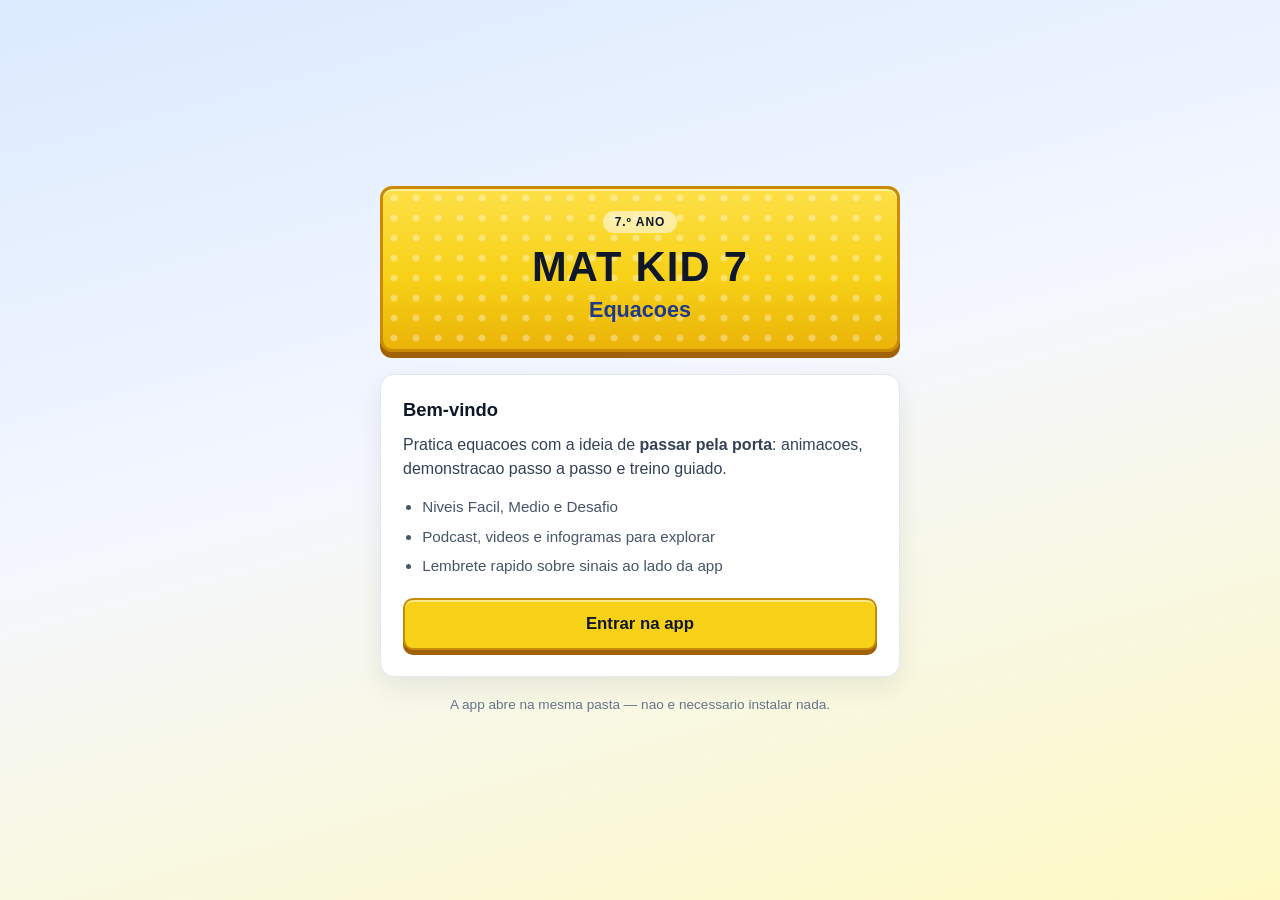
<file: index.html>
<!DOCTYPE html>
<html lang="pt">
<head>
  <meta charset="UTF-8">
  <meta name="viewport" content="width=device-width, initial-scale=1.0">
  <meta name="description" content="MAT KID 7 - Equacoes para o 7. ano: perguntas aleatorias, demonstracao, animacao e treino guiado.">
  <title>MAT KID 7 - Equacoes</title>
  <link rel="icon" type="image/svg+xml" href="data:image/svg+xml,%3Csvg xmlns='http://www.w3.org/2000/svg' viewBox='0 0 64 64'%3E%3Ccircle cx='32' cy='32' r='30' fill='%231d4ed8'/%3E%3Ctext x='32' y='40' font-size='30' text-anchor='middle' fill='white'%3E7%3C/text%3E%3C/svg%3E">
  <link rel="stylesheet" href="./style.css">
</head>
<body class="landing-body">
  <div class="landing-wrap">
    <header class="landing-hero">
      <p class="landing-badge">7.º ano</p>
      <h1 class="landing-title">MAT KID 7</h1>
      <p class="landing-subtitle">Equacoes</p>
    </header>

    <section class="landing-card" aria-labelledby="landing-intro">
      <h2 id="landing-intro" class="landing-card-title">Bem-vindo</h2>
      <p class="landing-lead">
        Pratica equacoes com a ideia de <strong>passar pela porta</strong>: animacoes, demonstracao passo a passo e treino guiado.
      </p>
      <ul class="landing-list">
        <li>Niveis Facil, Medio e Desafio</li>
        <li>Podcast, videos e infogramas para explorar</li>
        <li>Lembrete rapido sobre sinais ao lado da app</li>
      </ul>
      <a class="landing-cta" href="./app.html">Entrar na app</a>
    </section>

    <p class="landing-note">A app abre na mesma pasta — nao e necessario instalar nada.</p>
  </div>
</body>
</html>
</file>
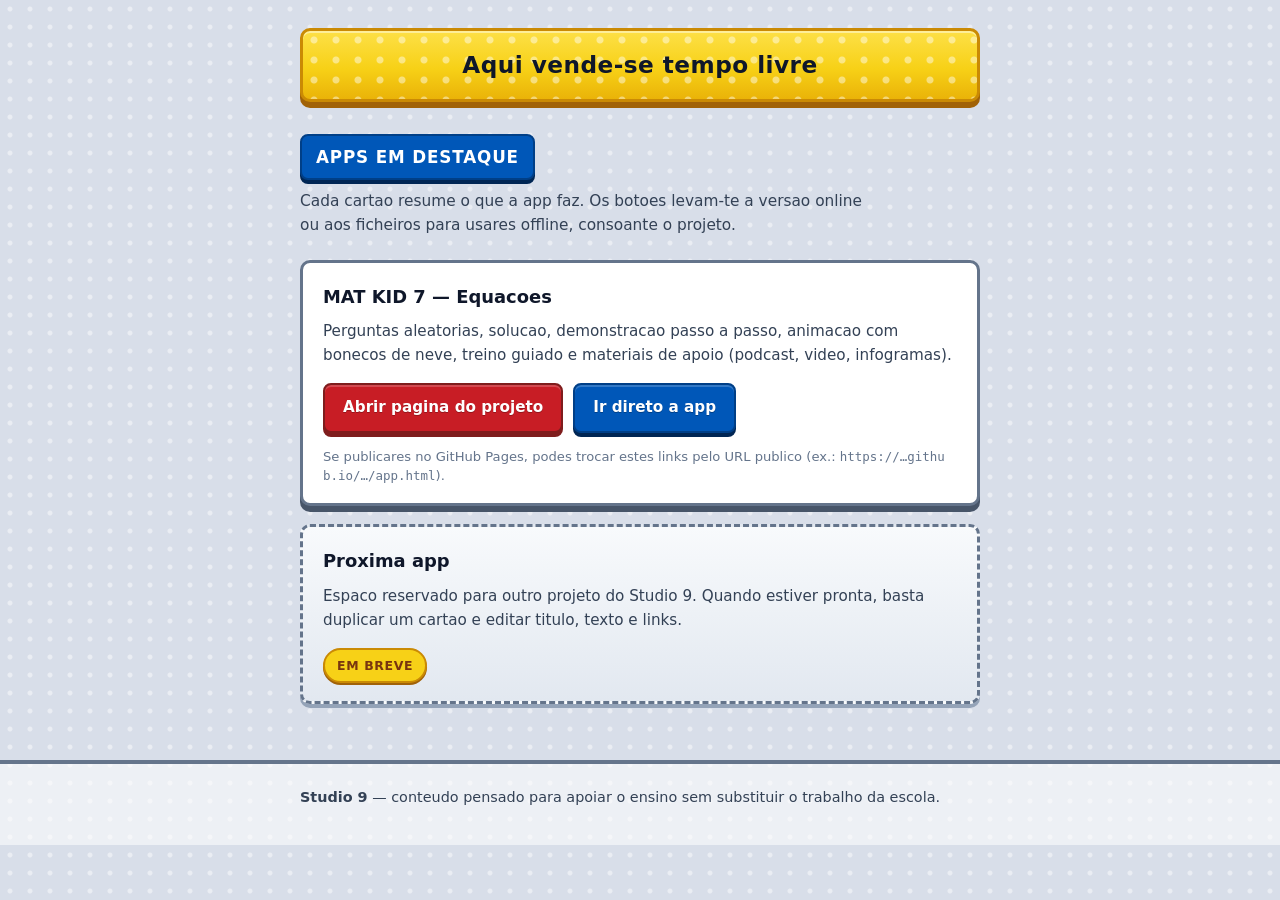
<file: studio9/index.html>
<!DOCTYPE html>
<html lang="pt">
<head>
  <meta charset="UTF-8">
  <meta name="viewport" content="width=device-width, initial-scale=1.0">
  <meta name="description" content="Studio 9 — apps educativas. Aqui vende-se tempo livre.">
  <title>Studio 9 — Apps educativas</title>
  <link rel="icon" type="image/svg+xml" href="data:image/svg+xml,%3Csvg xmlns='http://www.w3.org/2000/svg' viewBox='0 0 64 64'%3E%3Crect width='64' height='64' rx='12' fill='%23f7d117'/%3E%3Ctext x='32' y='44' font-size='36' font-weight='900' text-anchor='middle' fill='%230f172a'%3E9%3C/text%3E%3C/svg%3E">
  <link rel="stylesheet" href="./styles.css">
</head>
<body class="lego-page">
  <header class="lego-header">
    <div class="site-inner">
      <h1 class="lego-headline">Aqui vende-se tempo livre</h1>
    </div>
  </header>

  <main class="lego-main">
    <div class="site-inner">
      <section class="lego-section-head" aria-labelledby="titulo-apps">
        <h2 id="titulo-apps" class="lego-section-title">Apps em destaque</h2>
        <p class="lego-section-sub">
          Cada cartao resume o que a app faz. Os botoes levam-te a versao online ou aos ficheiros para usares offline, consoante o projeto.
        </p>
      </section>

      <ul class="app-grid" role="list">
        <li class="app-card lego-card">
          <h3 class="app-title">MAT KID 7 — Equacoes</h3>
          <p class="app-desc">
            Perguntas aleatorias, solucao, demonstracao passo a passo, animacao com bonecos de neve, treino guiado e materiais de apoio (podcast, video, infogramas).
          </p>
          <div class="app-actions">
            <a class="btn btn-lego btn-lego--red" href="../index.html">Abrir pagina do projeto</a>
            <a class="btn btn-lego btn-lego--blue" href="../app.html">Ir direto a app</a>
          </div>
          <p class="app-note">Se publicares no GitHub Pages, podes trocar estes links pelo URL publico (ex.: <code>https://…github.io/…/app.html</code>).</p>
        </li>

        <li class="app-card app-card--soon lego-card lego-card--muted">
          <h3 class="app-title">Proxima app</h3>
          <p class="app-desc">
            Espaco reservado para outro projeto do Studio 9. Quando estiver pronta, basta duplicar um cartao e editar titulo, texto e links.
          </p>
          <span class="badge">Em breve</span>
        </li>
      </ul>
    </div>
  </main>

  <footer class="lego-footer">
    <div class="site-inner">
      <p><strong>Studio 9</strong> — conteudo pensado para apoiar o ensino sem substituir o trabalho da escola.</p>
    </div>
  </footer>
</body>
</html>
</file>
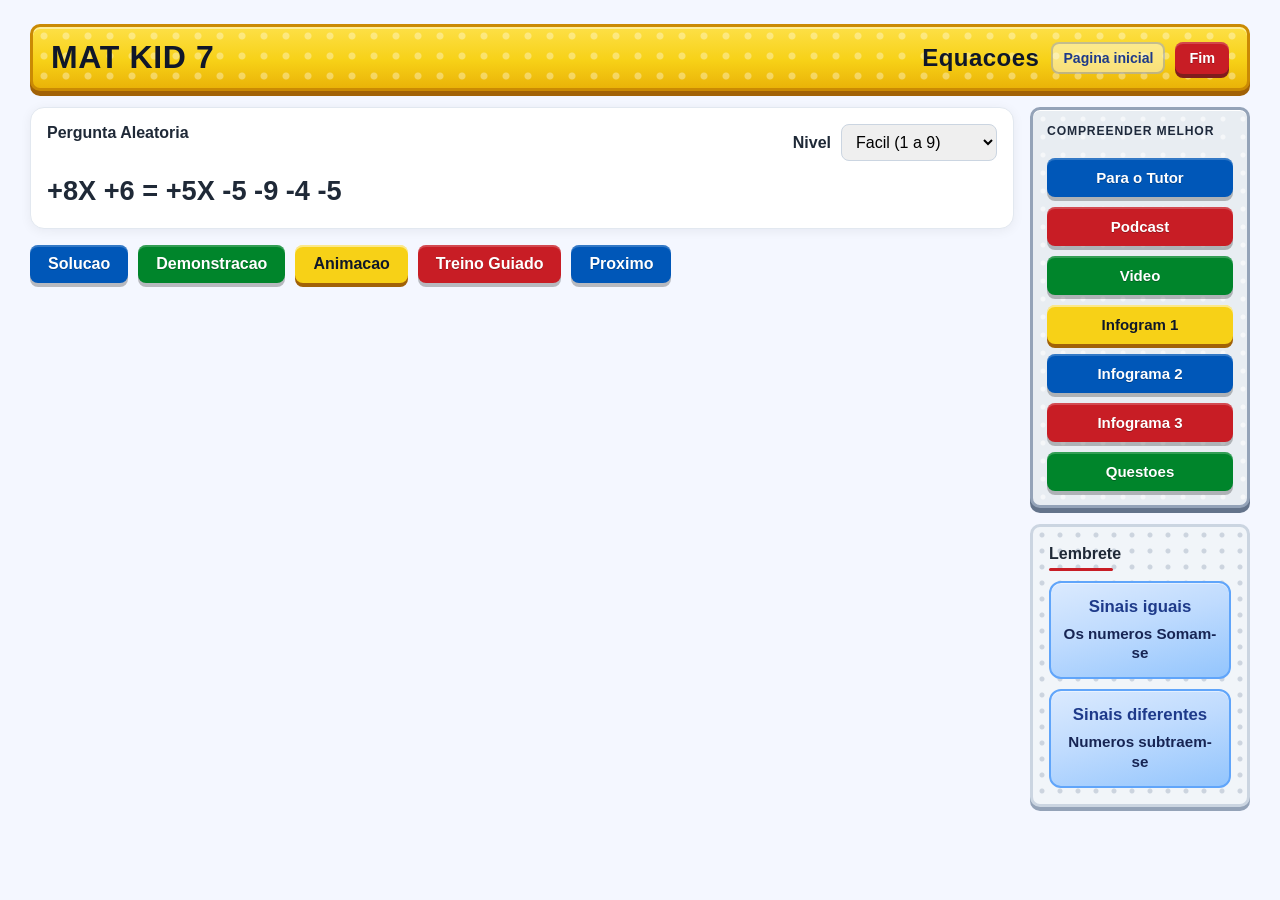
<file: app.html>
<!DOCTYPE html>
<html lang="pt">
<head>
  <meta charset="UTF-8">
  <meta name="viewport" content="width=device-width, initial-scale=1.0">
  <title>MAT KID 7 - Equacoes</title>
  <link rel="icon" type="image/svg+xml" href="data:image/svg+xml,%3Csvg xmlns='http://www.w3.org/2000/svg' viewBox='0 0 64 64'%3E%3Ccircle cx='32' cy='32' r='30' fill='%231d4ed8'/%3E%3Ctext x='32' y='40' font-size='30' text-anchor='middle' fill='white'%3E7%3C/text%3E%3C/svg%3E">
  <link rel="stylesheet" href="./style.css">
</head>
<body>
  <div class="app">
    <header class="top-bar">
      <div class="top-main">
        <div class="top-main-titles">
          <h1>MAT KID 7</h1>
          <h2>Equacoes</h2>
        </div>
        <div class="top-main-actions">
          <a class="landing-back" href="./index.html">Pagina inicial</a>
          <button id="btn-end" type="button" class="danger">Fim</button>
        </div>
      </div>
    </header>

    <div id="main-layout" class="main-layout">
      <main class="content">
        <section class="card question-card">
          <div class="question-header">
            <p class="label">Pergunta Aleatoria</p>
            <div class="level-inline">
              <label class="label" for="level-select">Nivel</label>
              <select id="level-select">
                <option value="easy">Facil (1 a 9)</option>
                <option value="medium">Medio (1 a 20)</option>
                <option value="hard">Desafio (1 a 99)</option>
              </select>
            </div>
          </div>
          <div id="equation" class="equation"></div>
        </section>

        <section class="buttons">
          <button id="btn-solution">Solucao</button>
          <button id="btn-demo">Demonstracao</button>
          <button id="btn-animation">Animacao</button>
          <button id="btn-training">Treino Guiado</button>
          <button id="btn-next">Proximo</button>
        </section>

        <section id="solution-area" class="card hidden"></section>

        <section id="demo-area" class="card hidden">
          <div class="demo-head">
            <div id="demo-original" class="equation"></div>
            <p class="demo-warning">Atencao: vermelho significa que o sinal mudou porque passou para o outro lado do =.</p>
          </div>
          <div id="demo-steps" class="demo-steps"></div>
        </section>

        <section id="animation-area" class="card hidden">
          <div class="animation-head">
            <p class="label">Animacao com Bonecos de Neve</p>
            <div class="animation-actions">
              <label for="animation-speed">Velocidade</label>
              <select id="animation-speed">
                <option value="slow">Lento</option>
                <option value="normal" selected>Normal</option>
                <option value="fast">Rapido</option>
              </select>
              <button id="btn-animation-run">Iniciar Animacao</button>
              <button id="btn-animation-reset">Reiniciar</button>
              <button id="btn-animation-expand">Expandir Janela</button>
            </div>
          </div>
          <p id="animation-legend" class="animation-legend">Clica em "Iniciar Animacao" para ver os bonecos atravessar o portao do =.</p>
          <div id="animation-board" class="animation-board"></div>
        </section>

        <section id="training-area" class="card hidden">
          <div class="animation-head">
            <p class="label">Treino Guiado</p>
            <button id="btn-training-reset">Reiniciar Treino</button>
          </div>
          <p id="training-legend" class="animation-legend">Clica num boneco para o mover para o lado correto.</p>
          <p id="training-stats" class="training-stats">Acertos: 0 | Tentativas: 0</p>
          <p id="training-stars" class="training-stars">Estrelas: ☆☆☆</p>
          <div class="training-history">
            <p class="label">Historico da Sessao</p>
            <div id="training-history-list" class="training-history-list"></div>
          </div>
          <div id="training-board" class="animation-board training-board"></div>
        </section>
      </main>

      <div class="sidebar-stack">
        <aside class="learn-panel card">
          <p class="label">Compreender Melhor</p>
          <button id="btn-tutor" type="button">Para o Tutor</button>
          <button id="btn-podcast" type="button">Podcast</button>
          <button id="btn-video" type="button">Video</button>
          <button id="btn-infograma" type="button">Infogram 1</button>
          <button id="btn-infograma-2" type="button">Infograma 2</button>
          <button id="btn-infograma-3" type="button">Infograma 3</button>
          <button id="btn-questions" type="button">Questoes</button>
        </aside>

        <aside class="lembrete-panel card" aria-label="Lembrete sobre sinais">
          <p class="label lembrete-title">Lembrete</p>
          <div class="lembrete-btn" role="group" aria-label="Sinais iguais, os numeros somam-se">
            <span class="lembrete-line1">Sinais iguais</span>
            <span class="lembrete-line2">Os numeros Somam-se</span>
          </div>
          <div class="lembrete-btn" role="group" aria-label="Sinais diferentes, os numeros subtraem-se">
            <span class="lembrete-line1">Sinais diferentes</span>
            <span class="lembrete-line2">Numeros subtraem-se</span>
          </div>
        </aside>
      </div>
    </div>

    <section id="tutor-modal" class="tutor-modal hidden" aria-modal="true" role="dialog" aria-labelledby="tutor-modal-title">
      <div class="tutor-card">
        <div class="tutor-head">
          <p id="tutor-modal-title" class="label">Para o Tutor</p>
          <button id="btn-tutor-close" type="button" class="danger">Sair</button>
        </div>
        <div class="tutor-body">
          <p>Este metodo usa a analogia "passar pela porta" para ajudar o aluno a compreender a troca de sinal com confianca.</p>
          <p>Este nao e o metodo formal mais usado nas escolas (metodo da balanca), mas funciona como apoio intuitivo para chegar a solucao sem decorar regras.</p>
          <p>As questoes servem para verificar se o aluno percebeu o raciocinio. Nao sao para memorizacao, mas para consolidar seguranca.</p>
          <p>E recomendavel ouvir o podcast em conjunto com o aluno para reforcar o entendimento.</p>
        </div>
      </div>
    </section>

    <section id="questions-modal" class="questions-modal hidden">
      <div class="questions-card">
        <div class="questions-head">
          <p id="questions-title" class="label">Pergunta 1</p>
          <p id="questions-counter" class="questions-counter">1 / 1</p>
          <button id="btn-questions-close" class="danger">Fechar</button>
        </div>
        <p id="questions-text" class="questions-text"></p>
        <p id="questions-answer" class="questions-answer hidden"></p>
        <div class="questions-actions">
          <button id="btn-question-prev">←</button>
          <button id="btn-question-answer">Resposta</button>
          <button id="btn-question-next">→</button>
        </div>
      </div>
    </section>

    <section id="infogram-modal" class="infogram-modal hidden" aria-modal="true" role="dialog" aria-labelledby="infogram-modal-title">
      <div class="infogram-card">
        <div class="infogram-head">
          <p id="infogram-modal-title" class="label">Infograma</p>
          <button id="btn-infogram-close" type="button" class="danger">Fechar</button>
        </div>
        <div class="infogram-body">
          <p id="infogram-loading" class="infogram-loading hidden">A carregar...</p>
          <p id="infogram-error" class="infogram-error hidden"></p>
          <img id="infogram-image" class="infogram-image hidden" alt="" />
          <pre id="infogram-text" class="infogram-text hidden"></pre>
        </div>
      </div>
    </section>
  </div>

  <script src="./script.js"></script>
</body>
</html>
</file>
<file: style.css>
* {
  box-sizing: border-box;
}

:root {
  --lego-red: #c81d25;
  --lego-blue: #0057b8;
  --lego-yellow: #f7d117;
  --lego-green: #00852b;
  --lego-plate: #e8edf2;
  --lego-stroke: #1e293b;
  --lego-stud: rgba(255, 255, 255, 0.35);
}

body {
  margin: 0;
  font-family: Arial, sans-serif;
  background: #f4f7ff;
  color: #1f2937;
}

.app {
  min-height: 100vh;
  padding: 24px;
}

.top-bar {
  max-width: 1220px;
  margin: 0 auto 16px;
}

.top-main {
  display: flex;
  align-items: center;
  justify-content: space-between;
  gap: 12px;
  background-color: var(--lego-yellow);
  background-image: radial-gradient(circle at 11px 9px, var(--lego-stud) 3px, transparent 4px),
    linear-gradient(180deg, #fde047 0%, var(--lego-yellow) 55%, #eab308 100%);
  background-size: 22px 20px, auto;
  border: 3px solid #ca8a04;
  border-radius: 10px;
  padding: 12px 18px;
  box-shadow: 0 5px 0 #a16207, inset 0 2px 0 rgba(255, 255, 255, 0.45);
}

.top-main-titles {
  display: flex;
  align-items: center;
  justify-content: space-between;
  gap: 12px;
  flex: 1;
  min-width: 0;
}

.top-main h1,
.top-main h2 {
  margin: 0;
  color: #0f172a;
  letter-spacing: 0.02em;
}

.top-main .landing-back {
  flex-shrink: 0;
  font-size: 0.88rem;
  font-weight: 800;
  color: #1e3a8a;
  text-decoration: none;
  padding: 6px 10px;
  border-radius: 8px;
  background: rgba(255, 255, 255, 0.45);
  border: 2px solid rgba(30, 58, 138, 0.25);
  white-space: nowrap;
}

.top-main .landing-back:hover {
  background: rgba(255, 255, 255, 0.75);
}

.top-main-actions {
  display: flex;
  align-items: center;
  gap: 10px;
  flex-shrink: 0;
}

.top-main #btn-end {
  border: none;
  border-radius: 8px;
  padding: 8px 14px;
  font-size: 0.9rem;
  font-weight: 800;
  color: #fff;
  text-shadow: 0 1px 0 rgba(0, 0, 0, 0.25);
  background: var(--lego-red);
  box-shadow: 0 4px 0 #7f1d1d, inset 0 2px 0 rgba(255, 255, 255, 0.18);
  cursor: pointer;
  transition: transform 0.08s ease, box-shadow 0.08s ease, filter 0.15s ease;
  opacity: 1;
}

.top-main #btn-end:hover {
  opacity: 1;
  filter: brightness(1.06);
}

.top-main #btn-end:active {
  transform: translateY(3px);
  box-shadow: 0 1px 0 #7f1d1d, inset 0 2px 0 rgba(255, 255, 255, 0.12);
}

.main-layout {
  display: grid;
  grid-template-columns: minmax(0, 1fr) 220px;
  gap: 16px;
  max-width: 1220px;
  margin: 0 auto;
  align-items: start;
}

.main-layout.animation-expanded {
  grid-template-columns: 1fr;
}

.main-layout.animation-expanded .sidebar-stack {
  display: none;
}

.content {
  display: grid;
  gap: 16px;
}

/* Zona de trabalho (main): sem textura nem cores chamativas */
.content > .card {
  border: 1px solid #e2e8f0;
  box-shadow: 0 2px 12px rgba(15, 23, 42, 0.06);
  border-radius: 14px;
}

/* Contorno da mesma cor do botao que abre cada painel (quando visivel) */
#solution-area:not(.hidden) {
  border: 3px solid var(--lego-blue);
  box-shadow: 0 2px 14px rgba(0, 87, 184, 0.18);
}

#demo-area:not(.hidden) {
  border: 3px solid var(--lego-green);
  box-shadow: 0 2px 14px rgba(0, 133, 43, 0.18);
}

#animation-area:not(.hidden) {
  border: 3px solid #ca8a04;
  box-shadow: 0 2px 14px rgba(202, 138, 4, 0.22);
}

#training-area:not(.hidden) {
  border: 3px solid var(--lego-red);
  box-shadow: 0 2px 14px rgba(200, 29, 37, 0.22);
}

.card {
  background: #fff;
  border-radius: 12px;
  padding: 16px;
  box-shadow: 0 4px 14px rgba(0, 0, 0, 0.08);
}

.question-header {
  display: flex;
  justify-content: space-between;
  align-items: flex-start;
  gap: 12px;
  margin-bottom: 10px;
}

.level-inline {
  display: flex;
  align-items: center;
  gap: 10px;
}

.level-inline .label {
  margin: 0;
}

.label {
  margin: 0 0 8px;
  font-weight: 700;
}

.equation {
  font-size: 1.7rem;
  font-weight: 700;
  line-height: 1.5;
  word-wrap: break-word;
}

.buttons {
  display: flex;
  flex-wrap: wrap;
  gap: 10px;
}

.learn-panel {
  display: flex;
  flex-direction: column;
  gap: 10px;
}

.learn-panel .label {
  margin-bottom: 6px;
}

.learn-panel button {
  width: 100%;
}

.sidebar-stack {
  grid-column: 2;
  display: flex;
  flex-direction: column;
  gap: 16px;
  min-width: 0;
  margin-top: 0;
  align-self: start;
}

.lembrete-panel {
  display: flex;
  flex-direction: column;
  gap: 10px;
  overflow: hidden;
  animation: help-panel-in 0.55s ease-out both;
}

.lembrete-title {
  position: relative;
  padding-bottom: 6px;
}

.lembrete-title::after {
  content: "";
  position: absolute;
  left: 0;
  bottom: 0;
  height: 3px;
  width: 56px;
  border-radius: 999px;
  background: linear-gradient(90deg, #2563eb, #38bdf8, #2563eb);
  background-size: 200% 100%;
  animation: help-bar-shimmer 2.8s ease-in-out infinite;
}

.lembrete-panel p {
  margin: 0;
  line-height: 1.35;
}

.lembrete-btn {
  position: relative;
  z-index: 0;
  display: flex;
  flex-direction: column;
  align-items: center;
  justify-content: center;
  text-align: center;
  gap: 6px;
  padding: 14px 12px;
  min-height: 76px;
  /* Fundo sempre visivel (o azul #dbeafe confundia-se com o cartao branco) */
  background-color: #bfdbfe;
  background-image: linear-gradient(165deg, #dbeafe 0%, #bfdbfe 45%, #93c5fd 100%);
  border: 2px solid #60a5fa;
  border-radius: 12px;
  color: #1e3a8a;
  overflow: hidden;
  cursor: default;
  box-shadow: inset 0 1px 0 rgba(255, 255, 255, 0.45);
  animation: help-box-glow 3.5s ease-in-out infinite;
  transition: transform 0.25s ease, box-shadow 0.25s ease;
}

.lembrete-line1 {
  position: relative;
  z-index: 1;
  font-weight: 800;
  font-size: 1.05rem;
  line-height: 1.25;
}

.lembrete-line2 {
  position: relative;
  z-index: 1;
  font-weight: 700;
  font-size: 0.95rem;
  line-height: 1.3;
  color: #172554;
}

.lembrete-btn::before {
  content: "";
  position: absolute;
  inset: 0;
  z-index: 0;
  background: linear-gradient(
    110deg,
    transparent 0%,
    transparent 40%,
    rgba(255, 255, 255, 0.35) 50%,
    transparent 60%,
    transparent 100%
  );
  transform: translateX(-100%);
  animation: help-shine 4.5s ease-in-out infinite;
  pointer-events: none;
}

.lembrete-btn:nth-child(3) {
  animation-delay: 0.8s;
}

.lembrete-btn:nth-child(3)::before {
  animation-delay: 2s;
}

.lembrete-btn:hover {
  transform: translateY(-2px) scale(1.02);
  box-shadow: 0 8px 20px rgba(37, 99, 235, 0.22);
}

@keyframes help-panel-in {
  from {
    opacity: 0;
    transform: translateY(10px);
  }
  to {
    opacity: 1;
    transform: translateY(0);
  }
}

@keyframes help-bar-shimmer {
  0%,
  100% {
    background-position: 0% 50%;
  }
  50% {
    background-position: 100% 50%;
  }
}

@keyframes help-box-glow {
  0%,
  100% {
    box-shadow: 0 2px 8px rgba(37, 99, 235, 0.12);
    border-color: #93c5fd;
  }
  50% {
    box-shadow: 0 6px 18px rgba(37, 99, 235, 0.2);
    border-color: #60a5fa;
  }
}

@keyframes help-bg-shift {
  0%,
  100% {
    background-position: 0% 50%;
  }
  50% {
    background-position: 100% 50%;
  }
}

@keyframes help-shine {
  0%,
  55% {
    transform: translateX(-100%);
  }
  75%,
  100% {
    transform: translateX(100%);
  }
}

button {
  border: none;
  background: #2563eb;
  color: white;
  padding: 10px 18px;
  border-radius: 8px;
  font-size: 1rem;
  cursor: pointer;
}

select {
  border: 1px solid #cbd5e1;
  border-radius: 8px;
  padding: 8px 10px;
  font-size: 1rem;
}

button:hover {
  opacity: 0.92;
}

/* Botoes da pergunta (Solucao, Demonstracao, ...): mesma linguagem colorida */
.buttons button {
  border: none;
  border-radius: 8px;
  padding: 10px 18px;
  font-weight: 800;
  color: #fff;
  text-shadow: 0 1px 0 rgba(0, 0, 0, 0.25);
  box-shadow: 0 4px 0 rgba(0, 0, 0, 0.25), inset 0 2px 0 rgba(255, 255, 255, 0.2);
  transition: transform 0.08s ease, box-shadow 0.08s ease, filter 0.15s ease;
  opacity: 1;
}

.buttons button:hover {
  opacity: 1;
  filter: brightness(1.06);
}

.buttons button:active {
  transform: translateY(3px);
  box-shadow: 0 1px 0 rgba(0, 0, 0, 0.25), inset 0 2px 0 rgba(255, 255, 255, 0.12);
}

.buttons button:nth-child(1) {
  background: var(--lego-blue);
}

.buttons button:nth-child(2) {
  background: var(--lego-green);
}

.buttons button:nth-child(3) {
  background: var(--lego-yellow);
  color: #0f172a;
  text-shadow: none;
  box-shadow: 0 4px 0 #a16207, inset 0 2px 0 rgba(255, 255, 255, 0.5);
}

.buttons button:nth-child(4) {
  background: var(--lego-red);
}

.buttons button:nth-child(5) {
  background: var(--lego-blue);
}

.danger {
  background: #dc2626;
}

/* Pecas LEGO: so coluna lateral + cartoes da sidebar (a zona .content mantem-se neutra) */
.sidebar-stack .learn-panel.card {
  background-color: var(--lego-plate);
  background-image: radial-gradient(circle at 10px 9px, rgba(255, 255, 255, 0.55) 2px, transparent 3px);
  background-size: 20px 18px;
  border: 3px solid #94a3b8;
  border-radius: 10px;
  box-shadow: 0 5px 0 #64748b, inset 0 1px 0 #fff;
  padding: 14px;
}

.sidebar-stack .learn-panel .label {
  color: var(--lego-stroke);
  text-transform: uppercase;
  font-size: 0.76rem;
  letter-spacing: 0.07em;
  margin-bottom: 10px;
}

.sidebar-stack .learn-panel button {
  border: none;
  border-radius: 8px;
  padding: 11px 14px;
  font-weight: 800;
  font-size: 0.94rem;
  color: #fff;
  text-shadow: 0 1px 0 rgba(0, 0, 0, 0.25);
  box-shadow: 0 4px 0 rgba(0, 0, 0, 0.25), inset 0 2px 0 rgba(255, 255, 255, 0.2);
  transition: transform 0.08s ease, box-shadow 0.08s ease, filter 0.15s ease;
  opacity: 1;
}

.sidebar-stack .learn-panel button:hover {
  opacity: 1;
  filter: brightness(1.06);
}

.sidebar-stack .learn-panel button:active {
  transform: translateY(3px);
  box-shadow: 0 1px 0 rgba(0, 0, 0, 0.25), inset 0 2px 0 rgba(255, 255, 255, 0.12);
}

.sidebar-stack .learn-panel button:nth-child(2) {
  background: var(--lego-blue);
}

.sidebar-stack .learn-panel button:nth-child(3) {
  background: var(--lego-red);
}

.sidebar-stack .learn-panel button:nth-child(4) {
  background: var(--lego-green);
}

.sidebar-stack .learn-panel button:nth-child(5) {
  background: var(--lego-yellow);
  color: #0f172a;
  text-shadow: none;
  box-shadow: 0 4px 0 #a16207, inset 0 2px 0 rgba(255, 255, 255, 0.5);
}

.sidebar-stack .learn-panel button:nth-child(6) {
  background: var(--lego-blue);
}

.sidebar-stack .learn-panel button:nth-child(7) {
  background: var(--lego-red);
}

.sidebar-stack .learn-panel button:nth-child(8) {
  background: var(--lego-green);
}

.sidebar-stack .lembrete-panel.card {
  background-color: #f1f5f9;
  background-image: radial-gradient(circle at 9px 8px, rgba(148, 163, 184, 0.4) 2px, transparent 3px);
  background-size: 18px 16px;
  border: 3px solid #cbd5e1;
  border-radius: 10px;
  box-shadow: 0 4px 0 #94a3b8;
}

.sidebar-stack .lembrete-title::after {
  width: 64px;
  background: var(--lego-red);
  background-size: auto;
  animation: none;
}

.hidden {
  display: none;
}

.moved {
  color: #dc2626;
}

.demo-head {
  display: flex;
  align-items: flex-start;
  justify-content: space-between;
  gap: 16px;
}

.demo-warning {
  margin: 0;
  max-width: 360px;
  color: #dc2626;
  font-weight: 700;
  font-size: 0.95rem;
  line-height: 1.3;
}

.demo-steps {
  display: grid;
  gap: 10px;
  margin-top: 10px;
}

.demo-row {
  display: flex;
  align-items: center;
  justify-content: space-between;
  gap: 12px;
}

.step-label {
  min-width: 72px;
  font-weight: 700;
  color: #1d4ed8;
}

.demo-row .equation {
  font-size: 1.2rem;
  flex: 1;
}

.demo-row button {
  white-space: nowrap;
}

.fraction {
  display: inline-flex;
  flex-direction: column;
  align-items: center;
  margin-left: 6px;
  vertical-align: middle;
}

.fraction .top {
  border-bottom: 2px solid #1f2937;
  padding: 0 6px 2px;
}

.fraction .bottom {
  padding-top: 2px;
}

.animation-head {
  display: flex;
  justify-content: space-between;
  align-items: center;
  gap: 12px;
}

.animation-actions {
  display: flex;
  align-items: center;
  gap: 8px;
}

.animation-actions label {
  font-weight: 700;
  color: #1e3a8a;
}

.animation-actions select {
  min-width: 105px;
}

.animation-legend {
  margin: 6px 0 0;
  color: #1e3a8a;
  font-weight: 700;
}

.animation-board {
  position: relative;
  min-height: 280px;
  margin-top: 10px;
  border: 2px dashed #93c5fd;
  border-radius: 12px;
  background:
    radial-gradient(circle at 10% 10%, rgba(255, 255, 255, 0.8) 0 2px, transparent 3px),
    radial-gradient(circle at 45% 20%, rgba(255, 255, 255, 0.8) 0 2px, transparent 3px),
    radial-gradient(circle at 70% 30%, rgba(255, 255, 255, 0.8) 0 2px, transparent 3px),
    radial-gradient(circle at 85% 15%, rgba(255, 255, 255, 0.8) 0 2px, transparent 3px),
    linear-gradient(180deg, #eff6ff 0%, #dbeafe 70%, #bfdbfe 100%);
  overflow: hidden;
}

.main-layout.animation-expanded .animation-board {
  min-height: 360px;
}

.training-stats {
  margin: 8px 0 0;
  color: #1d4ed8;
  font-weight: 700;
}

.training-stars {
  margin: 6px 0 0;
  color: #d97706;
  font-weight: 700;
}

.training-history {
  margin-top: 10px;
}

.training-history-list {
  display: grid;
  gap: 6px;
  max-height: 140px;
  overflow: auto;
}

.training-history-item {
  background: #eff6ff;
  border: 1px solid #bfdbfe;
  border-radius: 8px;
  padding: 6px 8px;
  font-size: 0.95rem;
}

.tutor-modal {
  position: fixed;
  inset: 0;
  background: rgba(15, 23, 42, 0.5);
  display: flex;
  align-items: center;
  justify-content: center;
  padding: 16px;
  z-index: 1000;
}

.tutor-modal.hidden {
  display: none;
}

.tutor-card {
  width: min(740px, 100%);
  max-height: min(90vh, 720px);
  overflow: auto;
  background: #fff;
  border-radius: 12px;
  padding: 16px;
  box-shadow: 0 8px 24px rgba(0, 0, 0, 0.2);
}

.tutor-head {
  display: flex;
  justify-content: space-between;
  align-items: center;
  gap: 12px;
  margin-bottom: 12px;
}

.tutor-body p {
  margin: 0 0 8px;
  line-height: 1.4;
}

.questions-modal {
  position: fixed;
  inset: 0;
  background: rgba(15, 23, 42, 0.5);
  display: flex;
  align-items: center;
  justify-content: center;
  padding: 16px;
  z-index: 1000;
}

.questions-modal.hidden {
  display: none;
}

.questions-card {
  width: min(740px, 100%);
  background: #fff;
  border-radius: 12px;
  padding: 16px;
  box-shadow: 0 8px 24px rgba(0, 0, 0, 0.2);
}

.questions-head {
  display: flex;
  justify-content: space-between;
  align-items: center;
  gap: 12px;
}

.questions-counter {
  margin: 0;
  color: #1d4ed8;
  font-weight: 700;
}

.questions-text {
  font-size: 1.2rem;
  font-weight: 700;
  margin: 8px 0;
}

.questions-answer {
  margin: 0 0 10px;
  color: #1d4ed8;
  font-weight: 700;
}

.questions-actions {
  display: flex;
  justify-content: space-between;
  gap: 10px;
}

.infogram-modal {
  position: fixed;
  inset: 0;
  background: rgba(15, 23, 42, 0.5);
  display: flex;
  align-items: center;
  justify-content: center;
  padding: 16px;
  z-index: 1002;
}

.infogram-modal.hidden {
  display: none;
}

.infogram-card {
  width: min(900px, 100%);
  max-height: min(92vh, 880px);
  background: #fff;
  border-radius: 12px;
  padding: 16px;
  box-shadow: 0 8px 24px rgba(0, 0, 0, 0.2);
  display: flex;
  flex-direction: column;
  min-height: 0;
}

.infogram-head {
  display: flex;
  justify-content: space-between;
  align-items: center;
  gap: 12px;
  margin-bottom: 10px;
  flex-shrink: 0;
}

.infogram-body {
  flex: 1;
  min-height: 0;
  overflow: auto;
  border-radius: 8px;
  border: 1px solid #e2e8f0;
  background: #f8fafc;
  padding: 12px;
}

.infogram-loading,
.infogram-error {
  margin: 0;
  font-weight: 700;
  color: #1d4ed8;
}

.infogram-error {
  color: #b91c1c;
}

.infogram-image {
  display: block;
  max-width: 100%;
  height: auto;
  margin: 0 auto;
}

.infogram-text {
  margin: 0;
  font-family: Consolas, "Courier New", monospace;
  font-size: 0.9rem;
  line-height: 1.45;
  white-space: pre-wrap;
  word-break: break-word;
  color: #1e293b;
}

.training-board .snowman {
  cursor: pointer;
}

.training-board .snowman:hover {
  filter: brightness(0.97);
}

.animation-board::before {
  content: "=";
  position: absolute;
  left: 50%;
  top: 10px;
  transform: translateX(-50%);
  width: 56px;
  height: 90%;
  display: flex;
  align-items: center;
  justify-content: center;
  font-size: 3rem;
  font-weight: 700;
  color: #1e3a8a;
  background: #bfdbfe;
  border-radius: 10px;
  border: 3px solid #1d4ed8;
}

.snowman {
  position: absolute;
  width: 84px;
  transition: left 0.8s ease, top 0.8s ease, transform 0.8s ease;
  text-align: center;
}

.snowman.crossing {
  transform: translateY(-14px) scale(1.03);
}

.snowman .hat {
  position: relative;
  width: 52px;
  height: 20px;
  margin: 0 auto -6px;
  background: #111827;
  color: #fff;
  border-radius: 4px 4px 0 0;
  font-size: 0.9rem;
  font-weight: 700;
  display: flex;
  align-items: center;
  justify-content: center;
}

.snowman .hat::after {
  content: "";
  display: block;
  width: 68px;
  height: 6px;
  background: #0f172a;
  border-radius: 4px;
  position: absolute;
  top: 18px;
  left: 8px;
}

.snowman .head {
  position: relative;
  width: 34px;
  height: 34px;
  margin: 0 auto -6px;
  border-radius: 50%;
  background: #fff;
  border: 2px solid #cbd5e1;
}

.snowman .eye {
  position: absolute;
  top: 9px;
  width: 4px;
  height: 4px;
  border-radius: 50%;
  background: #111827;
}

.snowman .eye.left {
  left: 10px;
}

.snowman .eye.right {
  right: 10px;
}

.snowman .nose {
  position: absolute;
  left: 50%;
  top: 14px;
  transform: translateX(-50%);
  width: 0;
  height: 0;
  border-top: 3px solid transparent;
  border-bottom: 3px solid transparent;
  border-left: 8px solid #f97316;
}

.snowman .body {
  width: 60px;
  height: 60px;
  margin: 0 auto;
  border-radius: 50%;
  background: #fff;
  border: 2px solid #cbd5e1;
  display: flex;
  align-items: center;
  justify-content: center;
  font-weight: 700;
}

.snowman .sign {
  margin-top: 4px;
  background: #e5e7eb;
  border: 2px solid #6b7280;
  border-radius: 6px;
  font-weight: 700;
  padding: 2px 0;
}

.snowman .sign.changed {
  color: #dc2626;
  border-color: #dc2626;
  background: #fee2e2;
}

.footprint {
  position: absolute;
  width: 10px;
  height: 6px;
  border-radius: 50%;
  background: rgba(30, 58, 138, 0.25);
  animation: footprint-fade 2.2s ease-out forwards;
  pointer-events: none;
}

@keyframes footprint-fade {
  0% {
    opacity: 0.8;
  }
  100% {
    opacity: 0;
  }
}

@media (max-width: 900px) {
  .top-main {
    flex-wrap: wrap;
    gap: 12px;
  }

  .top-main-titles {
    flex-basis: 100%;
    justify-content: space-between;
  }

  .top-main-actions {
    width: 100%;
    justify-content: flex-end;
    flex-wrap: wrap;
  }

  .main-layout {
    grid-template-columns: 1fr;
  }

  .sidebar-stack {
    grid-column: auto;
  }

  .question-header {
    flex-direction: column;
    align-items: flex-start;
  }

  .demo-head {
    flex-direction: column;
  }

  .animation-head {
    flex-direction: column;
    align-items: flex-start;
  }
}

/* --- Pagina de entrada (index.html) --- */
body.landing-body {
  margin: 0;
  min-height: 100vh;
  display: flex;
  align-items: center;
  justify-content: center;
  padding: 28px 20px;
  background: linear-gradient(165deg, #dbeafe 0%, #f4f7ff 45%, #fef9c3 100%);
}

.landing-wrap {
  width: 100%;
  max-width: 520px;
  text-align: center;
}

.landing-hero {
  background-color: var(--lego-yellow);
  background-image: radial-gradient(circle at 11px 9px, var(--lego-stud) 3px, transparent 4px),
    linear-gradient(180deg, #fde047 0%, var(--lego-yellow) 55%, #eab308 100%);
  background-size: 22px 20px, auto;
  border: 3px solid #ca8a04;
  border-radius: 12px;
  padding: 22px 20px 26px;
  box-shadow: 0 6px 0 #a16207, inset 0 2px 0 rgba(255, 255, 255, 0.45);
}

.landing-badge {
  display: inline-block;
  margin: 0 0 10px;
  padding: 4px 12px;
  font-size: 0.75rem;
  font-weight: 800;
  letter-spacing: 0.08em;
  text-transform: uppercase;
  color: #0f172a;
  background: rgba(255, 255, 255, 0.55);
  border-radius: 999px;
}

.landing-title {
  margin: 0;
  font-size: clamp(2rem, 6vw, 2.6rem);
  font-weight: 900;
  color: #0f172a;
  letter-spacing: 0.03em;
}

.landing-subtitle {
  margin: 6px 0 0;
  font-size: 1.35rem;
  font-weight: 800;
  color: #1e3a8a;
}

.landing-card {
  margin-top: 22px;
  padding: 24px 22px 26px;
  background: #fff;
  border-radius: 14px;
  border: 1px solid #e2e8f0;
  box-shadow: 0 10px 28px rgba(15, 23, 42, 0.08);
  text-align: left;
}

.landing-card-title {
  margin: 0 0 12px;
  font-size: 1.15rem;
  font-weight: 800;
  color: #0f172a;
}

.landing-lead {
  margin: 0 0 14px;
  line-height: 1.5;
  color: #334155;
  font-size: 1rem;
}

.landing-list {
  margin: 0 0 20px;
  padding-left: 1.2rem;
  color: #475569;
  line-height: 1.55;
  font-size: 0.95rem;
}

.landing-list li {
  margin-bottom: 6px;
}

.landing-cta {
  display: block;
  width: 100%;
  box-sizing: border-box;
  text-align: center;
  text-decoration: none;
  padding: 14px 20px;
  font-size: 1.05rem;
  font-weight: 800;
  color: #0f172a;
  background: var(--lego-yellow);
  border-radius: 10px;
  border: 2px solid #ca8a04;
  box-shadow: 0 5px 0 #a16207, inset 0 2px 0 rgba(255, 255, 255, 0.5);
  transition: transform 0.08s ease, box-shadow 0.08s ease, filter 0.15s ease;
}

.landing-cta:hover {
  filter: brightness(1.05);
}

.landing-cta:active {
  transform: translateY(3px);
  box-shadow: 0 2px 0 #a16207, inset 0 2px 0 rgba(255, 255, 255, 0.4);
}

.landing-note {
  margin: 18px 0 0;
  font-size: 0.85rem;
  color: #64748b;
  line-height: 1.4;
}
</file>
<file: studio9/styles.css>
:root {
  --lego-red: #c81d25;
  --lego-blue: #0057b8;
  --lego-yellow: #f7d117;
  --lego-green: #00852b;
  --lego-plate: #d8dee9;
  --lego-plate-dark: #94a3b8;
  --lego-ink: #0f172a;
  --lego-muted: #334155;
  --lego-stud: rgba(255, 255, 255, 0.45);
  --radius-brick: 10px;
}

* {
  box-sizing: border-box;
}

body.lego-page {
  margin: 0;
  font-family: "Segoe UI", system-ui, -apple-system, sans-serif;
  color: var(--lego-ink);
  line-height: 1.55;
  min-height: 100vh;
  background-color: var(--lego-plate);
  background-image: radial-gradient(circle at 10px 9px, var(--lego-stud) 2px, transparent 3px);
  background-size: 20px 18px;
}

.site-inner {
  max-width: 720px;
  margin: 0 auto;
  padding: 0 20px;
}

/* Cabecalho */
.lego-header {
  padding: 28px 0 24px;
}

.lego-headline {
  margin: 0;
  padding: 16px 20px;
  font-size: clamp(1.15rem, 4vw, 1.45rem);
  font-weight: 900;
  letter-spacing: 0.02em;
  text-align: center;
  color: var(--lego-ink);
  background-color: var(--lego-yellow);
  background-image: radial-gradient(circle at 11px 9px, var(--lego-stud) 3px, transparent 4px),
    linear-gradient(180deg, #fde047 0%, var(--lego-yellow) 55%, #eab308 100%);
  background-size: 22px 20px, auto;
  border: 3px solid #ca8a04;
  border-radius: var(--radius-brick);
  box-shadow: 0 6px 0 #a16207, inset 0 2px 0 rgba(255, 255, 255, 0.45);
}

/* Corpo */
.lego-main {
  padding: 8px 0 48px;
}

.lego-section-head {
  margin-bottom: 22px;
}

.lego-section-title {
  display: inline-block;
  margin: 0 0 10px;
  padding: 8px 14px;
  font-size: 1.05rem;
  font-weight: 900;
  text-transform: uppercase;
  letter-spacing: 0.05em;
  color: #fff;
  background: var(--lego-blue);
  border: 2px solid #003f87;
  border-radius: 8px;
  box-shadow: 0 4px 0 #002654;
}

.lego-section-sub {
  margin: 0;
  font-size: 0.96rem;
  color: var(--lego-muted);
  max-width: 58ch;
}

.app-grid {
  list-style: none;
  margin: 0;
  padding: 0;
  display: grid;
  gap: 18px;
}

.lego-card {
  background: #fff;
  border: 3px solid #64748b;
  border-radius: var(--radius-brick);
  padding: 20px 20px 18px;
  box-shadow: 0 6px 0 #475569, inset 0 2px 0 rgba(255, 255, 255, 0.6);
}

.lego-card--muted {
  background: linear-gradient(180deg, #f8fafc 0%, #e2e8f0 100%);
  border-style: dashed;
  box-shadow: 0 4px 0 #94a3b8;
}

.app-title {
  margin: 0 0 10px;
  font-size: 1.12rem;
  font-weight: 900;
}

.app-desc {
  margin: 0 0 16px;
  color: var(--lego-muted);
  font-size: 0.95rem;
}

.app-actions {
  display: flex;
  flex-wrap: wrap;
  gap: 10px;
}

.btn-lego {
  display: inline-flex;
  align-items: center;
  justify-content: center;
  padding: 11px 18px;
  font-size: 0.95rem;
  font-weight: 800;
  text-decoration: none;
  color: #fff;
  text-shadow: 0 1px 0 rgba(0, 0, 0, 0.25);
  border-radius: 8px;
  border: 2px solid rgba(0, 0, 0, 0.15);
  box-shadow: 0 4px 0 rgba(0, 0, 0, 0.28), inset 0 2px 0 rgba(255, 255, 255, 0.2);
  transition: transform 0.08s ease, filter 0.15s ease, box-shadow 0.08s ease;
}

.btn-lego:hover {
  filter: brightness(1.06);
}

.btn-lego:active {
  transform: translateY(3px);
  box-shadow: 0 1px 0 rgba(0, 0, 0, 0.28), inset 0 2px 0 rgba(255, 255, 255, 0.12);
}

.btn-lego--red {
  background: var(--lego-red);
  border-color: #7f1d1d;
  box-shadow: 0 4px 0 #7f1d1d, inset 0 2px 0 rgba(255, 255, 255, 0.2);
}

.btn-lego--blue {
  background: var(--lego-blue);
  border-color: #003f87;
  color: #fff;
  box-shadow: 0 4px 0 #002654, inset 0 2px 0 rgba(255, 255, 255, 0.2);
}

.app-note {
  margin: 14px 0 0;
  font-size: 0.82rem;
  color: #64748b;
  line-height: 1.45;
}

.app-note code {
  font-size: 0.78rem;
  word-break: break-all;
}

.badge {
  display: inline-block;
  padding: 6px 12px;
  font-size: 0.78rem;
  font-weight: 800;
  text-transform: uppercase;
  letter-spacing: 0.05em;
  color: #78350f;
  background: var(--lego-yellow);
  border-radius: 999px;
  border: 2px solid #ca8a04;
  box-shadow: 0 2px 0 #a16207;
}

.lego-footer {
  padding: 22px 0 36px;
  margin-top: 8px;
  border-top: 4px solid #64748b;
  background: rgba(255, 255, 255, 0.55);
  font-size: 0.9rem;
  color: var(--lego-muted);
}

.lego-footer p {
  margin: 0;
}
</file>
